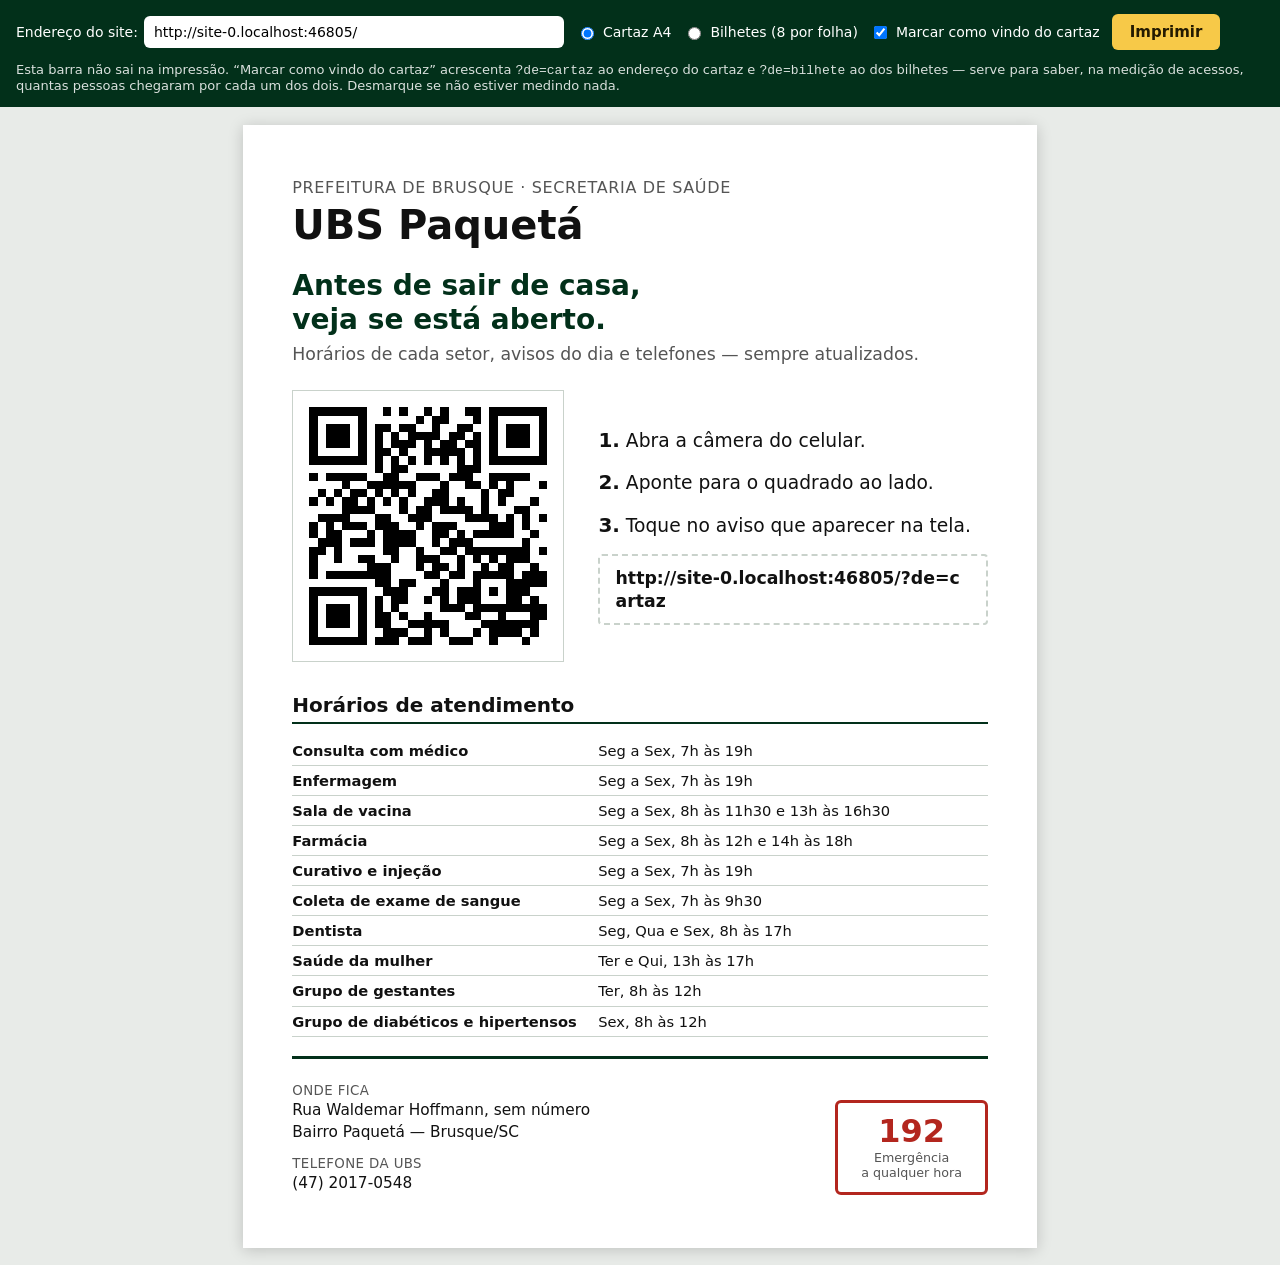
<file: cartaz.html>
<!DOCTYPE html>
<html lang="pt-BR">
<head>
<meta charset="UTF-8">
<meta name="viewport" content="width=device-width, initial-scale=1">
<title>Cartaz com QR code — UBS</title>
<meta name="robots" content="noindex">
<!--
  ===========================================================================
  CARTAZ PARA IMPRIMIR
  ---------------------------------------------------------------------------
  Esta página não faz parte do site que o morador vê. Ela existe só para
  gerar o material impresso que leva as pessoas até o site: um cartaz A4 pra
  colar na porta, no balcão e na sala de espera, e bilhetes pequenos pra
  entregar na recepção.

  Sem esse pedaço físico, o site pode estar perfeito e ninguém descobrir que
  ele existe — o cartaz é o que transforma o código em intervenção de verdade.

  O cartaz também repete os horários por escrito, de propósito: quem não tem
  celular (ou não sabe usar QR code) precisa conseguir a informação do mesmo
  papel. O QR é um atalho, não a única porta.

  Como usar: abra cartaz.html no navegador, confira o endereço do site na
  barra do topo e clique em "Imprimir". A barra do topo não sai na impressão.
  ===========================================================================
-->
<style>
  :root{
    --tinta:#111;
    --fraco:#555;
    --linha:#c9d2cb;
    --verde:#02301A;
  }
  *{ box-sizing:border-box; }
  body{
    margin:0;
    font-family:'Atkinson Hyperlegible', system-ui, -apple-system, Segoe UI, Roboto, sans-serif;
    color:var(--tinta);
    background:#e8ebe8;
  }

  /* ---------------- barra de controle (só na tela) ---------------- */
  .barra{
    position:sticky; top:0; z-index:5;
    background:var(--verde); color:#fff;
    padding:14px 16px;
    display:flex; flex-wrap:wrap; gap:12px; align-items:center;
  }
  .barra label{ font-size:14px; display:flex; align-items:center; gap:6px; }
  .barra input[type=text]{
    font:inherit; font-size:14px; padding:8px 10px; border:0; border-radius:6px;
    min-width:min(420px, 60vw);
  }
  .barra button{
    font:inherit; font-size:15px; font-weight:700; cursor:pointer;
    padding:9px 18px; border:0; border-radius:6px;
    background:#F7C948; color:#241a00;
  }
  .barra .dica{ font-size:13px; opacity:.85; flex-basis:100%; margin:0; }

  /* ---------------- folha ---------------- */
  .folha{
    width:210mm; min-height:297mm;
    margin:18px auto; padding:14mm 13mm;
    background:#fff;
    box-shadow:0 2px 14px rgba(0,0,0,.18);
    display:flex; flex-direction:column;
  }

  /* ---------------- cartaz A4 ---------------- */
  .orgao{ margin:0; font-size:12pt; color:var(--fraco); text-transform:uppercase; letter-spacing:.04em; }
  .nome{ margin:2mm 0 0; font-size:30pt; line-height:1.05; font-weight:700; }
  .chamada{
    margin:6mm 0 0; font-size:21pt; line-height:1.2; font-weight:700; color:var(--verde);
  }
  .sub-chamada{ margin:2mm 0 0; font-size:13pt; color:var(--fraco); }

  .qr-area{
    margin:7mm 0 0;
    display:flex; gap:9mm; align-items:center;
  }
  .qr-caixa{ flex:0 0 auto; width:72mm; }
  .qr-caixa svg{ width:100%; height:auto; display:block; border:1px solid var(--linha); }
  .qr-lado{ flex:1; }
  .qr-passo{ margin:0 0 4mm; font-size:14pt; line-height:1.35; }
  .qr-passo b{ font-size:15pt; }
  .endereco-site{
    margin:0; padding:3mm 4mm;
    border:2px dashed var(--linha); border-radius:4px;
    font-size:13pt; font-weight:700; word-break:break-all; line-height:1.3;
  }

  .horarios{ margin:8mm 0 0; }
  .horarios h2{
    margin:0 0 3mm; font-size:15pt;
    border-bottom:2px solid var(--verde); padding-bottom:1.5mm;
  }
  .horarios table{ width:100%; border-collapse:collapse; font-size:11pt; }
  .horarios td{ padding:1.6mm 0; vertical-align:top; border-bottom:1px solid var(--linha); }
  .horarios td:first-child{ font-weight:700; width:44%; padding-right:4mm; }

  .rodape-cartaz{
    margin-top:auto; padding-top:6mm;
    border-top:3px solid var(--verde);
    display:flex; gap:6mm; justify-content:space-between; align-items:flex-end;
  }
  .rodape-cartaz p{ margin:0; font-size:11.5pt; line-height:1.4; }
  .rodape-cartaz .rot{ color:var(--fraco); font-size:10pt; text-transform:uppercase; letter-spacing:.03em; }
  .emergencia{
    text-align:center; border:3px solid #B3261E; border-radius:6px;
    padding:3mm 6mm; flex:0 0 auto;
  }
  .emergencia .num{ display:block; font-size:24pt; font-weight:700; color:#B3261E; line-height:1; }
  .emergencia .lab{ display:block; font-size:9.5pt; color:var(--fraco); margin-top:1mm; }

  /* ---------------- bilhetes (8 por folha) ---------------- */
  .bilhetes{
    display:grid;
    grid-template-columns:1fr 1fr;
    grid-auto-rows:1fr;
    gap:0;
    flex:1;
  }
  .bilhete{
    border:1px dashed #9aa79c;
    padding:5mm;
    display:flex; gap:4mm; align-items:center;
  }
  .bilhete .b-qr{ flex:0 0 auto; width:27mm; }
  .bilhete .b-qr svg{ width:100%; height:auto; display:block; }
  .bilhete .b-txt{ flex:1; min-width:0; }
  .bilhete .b-nome{ margin:0; font-size:11pt; font-weight:700; line-height:1.15; }
  .bilhete .b-frase{ margin:1.5mm 0 0; font-size:8.5pt; line-height:1.3; color:var(--fraco); }
  .bilhete .b-url{ margin:1.5mm 0 0; font-size:8pt; font-weight:700; word-break:break-all; line-height:1.25; }
  .bilhete .b-tel{ margin:1.5mm 0 0; font-size:9pt; }

  [hidden]{ display:none !important; }

  /* ---------------- impressão ---------------- */
  @page{ size:A4; margin:0; }
  @media print{
    body{ background:#fff; }
    .barra{ display:none; }
    .folha{
      width:auto; min-height:auto; height:100vh;
      margin:0; padding:12mm 11mm;
      box-shadow:none;
      page-break-after:avoid;
    }
  }
</style>
</head>
<body>

<div class="barra">
  <label>Endereço do site:
    <input type="text" id="url" spellcheck="false">
  </label>
  <label><input type="radio" name="formato" value="cartaz" checked> Cartaz A4</label>
  <label><input type="radio" name="formato" value="bilhetes"> Bilhetes (8 por folha)</label>
  <label><input type="checkbox" id="marcar" checked> Marcar como vindo do cartaz</label>
  <button type="button" id="imprimir">Imprimir</button>
  <p class="dica">
    Esta barra não sai na impressão. “Marcar como vindo do cartaz” acrescenta
    <code>?de=cartaz</code> ao endereço do cartaz e <code>?de=bilhete</code> ao dos
    bilhetes — serve para saber, na medição de acessos, quantas pessoas chegaram por
    cada um dos dois. Desmarque se não estiver medindo nada.
  </p>
</div>

<!-- ======================= CARTAZ A4 ======================= -->
<div class="folha" id="folha-cartaz">
  <p class="orgao" id="c-orgao"></p>
  <h1 class="nome" id="c-nome"></h1>

  <p class="chamada">Antes de sair de casa,<br>veja se está aberto.</p>
  <p class="sub-chamada">Horários de cada setor, avisos do dia e telefones — sempre atualizados.</p>

  <div class="qr-area">
    <div class="qr-caixa" id="c-qr"></div>
    <div class="qr-lado">
      <p class="qr-passo"><b>1.</b> Abra a câmera do celular.</p>
      <p class="qr-passo"><b>2.</b> Aponte para o quadrado ao lado.</p>
      <p class="qr-passo"><b>3.</b> Toque no aviso que aparecer na tela.</p>
      <p class="endereco-site" id="c-url"></p>
    </div>
  </div>

  <div class="horarios">
    <h2>Horários de atendimento</h2>
    <table id="c-horarios"></table>
  </div>

  <div class="rodape-cartaz">
    <div>
      <p class="rot">Onde fica</p>
      <p id="c-endereco"></p>
      <p class="rot" style="margin-top:3mm">Telefone da UBS</p>
      <p id="c-telefone"></p>
    </div>
    <div class="emergencia">
      <span class="num" id="c-samu">192</span>
      <span class="lab">Emergência<br>a qualquer hora</span>
    </div>
  </div>
</div>

<!-- ======================= BILHETES ======================= -->
<div class="folha" id="folha-bilhetes" hidden>
  <div class="bilhetes" id="b-lista"></div>
</div>

<script src="config.js"></script>
<script src="qr.js"></script>
<script>
(function(){
'use strict';

var ORD   = ['seg','ter','qua','qui','sex','sab','dom'];
var CURTO = {seg:'Seg', ter:'Ter', qua:'Qua', qui:'Qui', sex:'Sex', sab:'Sáb', dom:'Dom'};

function limpo(s){
  return String(s == null ? '' : s)
    .replace(/&/g,'&amp;').replace(/</g,'&lt;').replace(/>/g,'&gt;').replace(/"/g,'&quot;');
}

/* "07:00" vira "7h"; "08:30" vira "8h30" — mesma regra do site */
function hf(t){
  var p = t.split(':');
  return p[1] === '00' ? Number(p[0]) + 'h' : Number(p[0]) + 'h' + p[1];
}
function fala(f){
  return f.split(',').map(function(bloco){
    var p = bloco.split('-');
    return hf(p[0]) + ' às ' + hf(p[1]);
  }).join(' e ');
}

/* "Seg a Sex" quando os dias são seguidos; "Seg, Qua e Sex" quando não são.
   O dentista atende segunda, quarta e sexta — escrever isso como três
   pedaços iguais separados por ponto gastaria uma linha inteira do cartaz
   repetindo o mesmo horário três vezes. */
function rotuloDias(dias){
  var nomes = dias.map(function(d){ return CURTO[d]; });
  if(nomes.length === 1) return nomes[0];
  var seguidos = dias.every(function(d, i){
    return i === 0 || ORD.indexOf(d) === ORD.indexOf(dias[i - 1]) + 1;
  });
  if(seguidos && nomes.length >= 3) return nomes[0] + ' a ' + nomes[nomes.length - 1];
  return nomes.slice(0, -1).join(', ') + ' e ' + nomes[nomes.length - 1];
}

/* Agrupa os dias da semana que têm exatamente o mesmo horário. */
function resumoSemana(h){
  var grupos = [];
  ORD.forEach(function(dia){
    var valor = (h && h[dia]) ? h[dia] : '';
    if(!valor) return;
    var achado = null;
    for(var i = 0; i < grupos.length; i++){
      if(grupos[i].hora === valor){ achado = grupos[i]; break; }
    }
    if(!achado){ achado = { hora:valor, dias:[] }; grupos.push(achado); }
    achado.dias.push(dia);
  });
  if(!grupos.length) return '';

  return grupos.map(function(g){
    return rotuloDias(g.dias) + ', ' + fala(g.hora);
  }).join(' · ');
}

/* ---------------------------------------------------------- endereço -- */
function enderecoPadrao(){
  var doParametro = new URLSearchParams(location.search).get('url');
  if(doParametro) return doParametro;
  if(CONFIG.unidade.site) return CONFIG.unidade.site;
  /* Sem nada configurado: deduz do próprio endereço desta página,
     tirando o "cartaz.html" do fim. */
  return location.href.replace(/\/cartaz\.html.*$/, '/');
}

/* Cartaz e bilhete recebem marcas DIFERENTES (?de=cartaz e ?de=bilhete)
   porque são dois canais diferentes: um é papel colado na parede que a
   pessoa vê passando, o outro é entregue na mão pela recepção. Marcar os
   dois igual pouparia uma linha de código e apagaria a única informação
   que a medição podia dar aqui — qual dos dois vale a pena reimprimir. */
function enderecoFinal(marca){
  var base = document.getElementById('url').value.trim();
  if(!base) return '';
  if(!document.getElementById('marcar').checked) return base;
  return base + (base.indexOf('?') === -1 ? '?' : '&') + 'de=' + marca;
}

/* ------------------------------------------------------------ montar -- */
function montarCartaz(){
  var u = CONFIG.unidade;
  document.getElementById('c-orgao').textContent    = u.orgao;
  document.getElementById('c-nome').textContent     = u.nome;
  document.getElementById('c-endereco').innerHTML   = limpo(u.endereco) + '<br>' + limpo(u.bairro);
  document.getElementById('c-telefone').textContent = u.telefone;
  document.getElementById('c-samu').textContent     = (CONFIG.urgencia && CONFIG.urgencia.telefone) || '192';
  document.title = 'Cartaz — ' + u.nome;

  var linhas = (CONFIG.setoresReserva || []).map(function(s){
    var resumo = resumoSemana(s.h);
    if(!resumo) return '';
    return '<tr><td>' + limpo(s.nome) + '</td><td>' + limpo(resumo) + '</td></tr>';
  }).filter(Boolean).join('');
  document.getElementById('c-horarios').innerHTML = linhas ||
    '<tr><td colspan="2">Consulte os horários no site ou pelo telefone.</td></tr>';
}

function montarBilhetes(endereco){
  var u = CONFIG.unidade;
  var qr = QR.svg(endereco, {nivel:'M', margem:2, descricao:'QR code do site da ' + u.nome});
  var um =
    '<div class="bilhete">' +
      '<div class="b-qr">' + qr + '</div>' +
      '<div class="b-txt">' +
        '<p class="b-nome">' + limpo(u.nome) + '</p>' +
        '<p class="b-frase">Veja se está aberto, o horário de cada setor e os avisos do dia.</p>' +
        '<p class="b-url">' + limpo(endereco) + '</p>' +
        '<p class="b-tel">☎ ' + limpo(u.telefone) + '</p>' +
      '</div>' +
    '</div>';
  var todos = '';
  for(var i = 0; i < 8; i++) todos += um;
  document.getElementById('b-lista').innerHTML = todos;
}

function desenhar(){
  var doCartaz  = enderecoFinal('cartaz');
  var doBilhete = enderecoFinal('bilhete');
  document.getElementById('c-url').textContent = doCartaz;

  if(!doCartaz){
    document.getElementById('c-qr').innerHTML =
      '<p style="font-size:11pt;color:#B3261E">Escreva o endereço do site na barra do topo.</p>';
    document.getElementById('b-lista').innerHTML = '';
    return;
  }

  try{
    document.getElementById('c-qr').innerHTML =
      QR.svg(doCartaz, {nivel:'M', margem:2, descricao:'QR code do site da ' + CONFIG.unidade.nome});
    montarBilhetes(doBilhete);
  } catch(e){
    document.getElementById('c-qr').innerHTML =
      '<p style="font-size:11pt;color:#B3261E">Endereço comprido demais para virar QR code. ' +
      'Use um endereço mais curto.</p>';
  }
}

function trocarFormato(){
  var escolhido = document.querySelector('input[name=formato]:checked').value;
  document.getElementById('folha-cartaz').hidden   = (escolhido !== 'cartaz');
  document.getElementById('folha-bilhetes').hidden = (escolhido !== 'bilhetes');
}

/* --------------------------------------------------------------- ir -- */
montarCartaz();
document.getElementById('url').value = enderecoPadrao();
desenhar();

document.getElementById('url').addEventListener('input', desenhar);
document.getElementById('marcar').addEventListener('change', desenhar);
Array.prototype.forEach.call(document.querySelectorAll('input[name=formato]'), function(r){
  r.addEventListener('change', trocarFormato);
});
document.getElementById('imprimir').addEventListener('click', function(){ window.print(); });

})();
</script>
</body>
</html>
</file>
